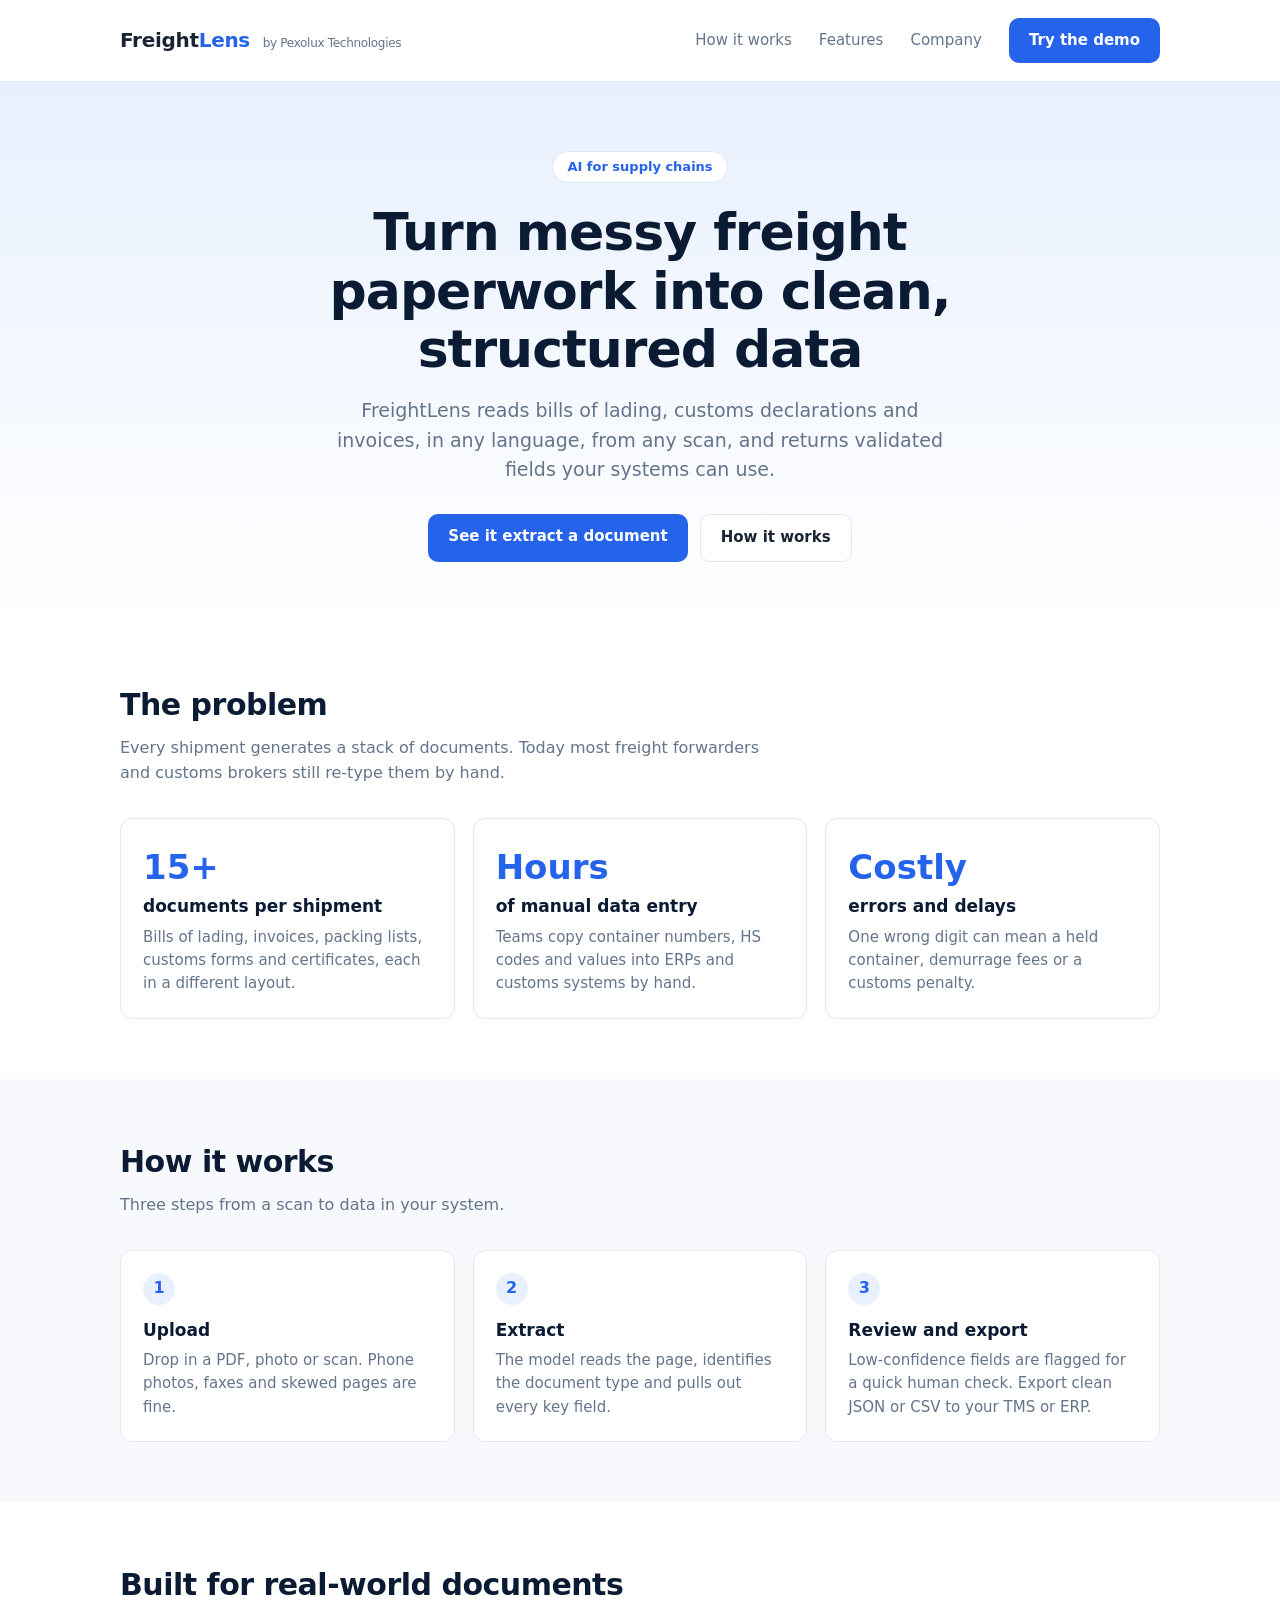
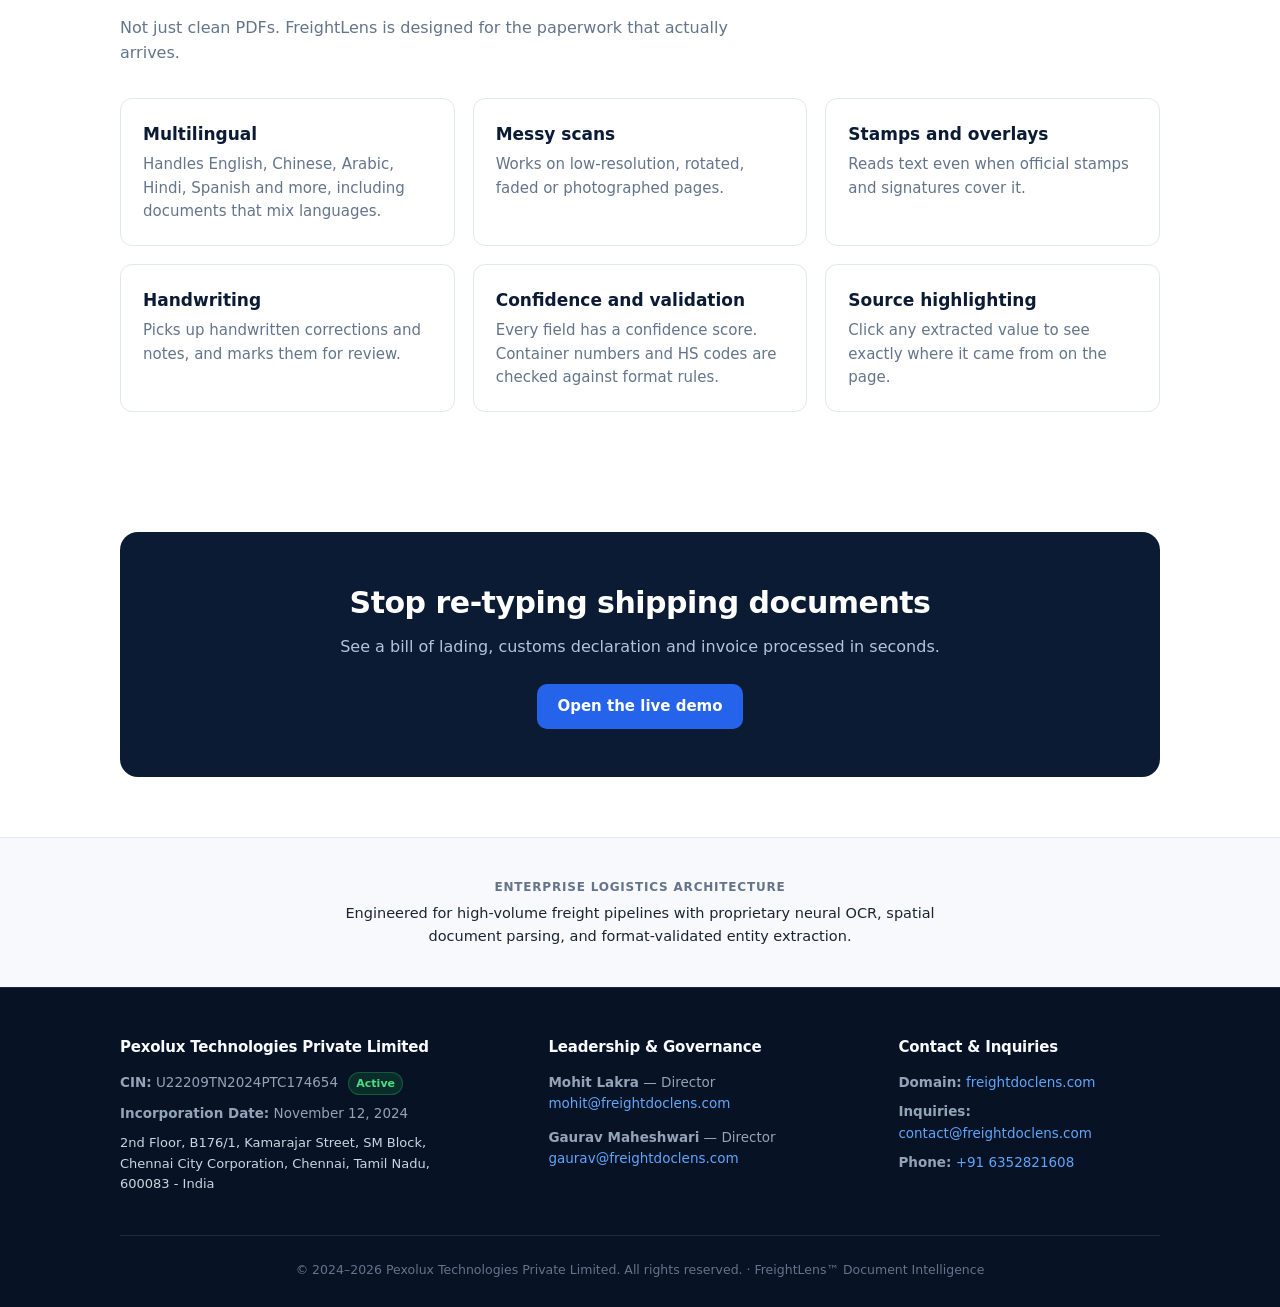
<file: index.html>
<!doctype html>
<html lang="en">
<head>
<meta charset="utf-8">
<meta name="viewport" content="width=device-width, initial-scale=1">
<title>FreightLens | Freight Document Intelligence</title>
<meta name="description" content="FreightLens extracts structured data from bills of lading, customs declarations and invoices, even from multilingual, messy scans with stamps and handwriting.">
<link rel="icon" type="image/svg+xml" href="favicon.svg">
<meta property="og:title" content="FreightLens | Freight Document Intelligence">
<meta property="og:description" content="AI document intelligence for supply chains: turn bills of lading, customs declarations, and invoices into structured data.">
<meta property="og:type" content="website">
<link rel="stylesheet" href="styles.css">
<style>html { scroll-behavior: smooth; }</style>
</head>
<body>

<div class="wrap">
  <nav class="nav">
    <div class="logo">Freight<span>Lens</span> <span style="font-size:12px; font-weight:500; color:var(--muted); margin-left:6px;">by Pexolux Technologies</span></div>
    <div>
      <a class="link" href="#how">How it works</a>
      <a class="link" href="#features">Features</a>
      <a class="link" href="#company">Company</a>
      <a class="btn" href="demo.html" style="margin-left:22px">Try the demo</a>
    </div>
  </nav>
</div>

<header class="hero">
  <div class="wrap">
    <span class="pill">AI for supply chains</span>
    <h1>Turn messy freight paperwork into clean, structured data</h1>
    <p>FreightLens reads bills of lading, customs declarations and invoices, in any language, from any scan, and returns validated fields your systems can use.</p>
    <div class="cta">
      <a class="btn" href="demo.html">See it extract a document</a>
      <a class="btn ghost" href="#how">How it works</a>
    </div>
  </div>
</header>

<section>
  <div class="wrap">
    <h2>The problem</h2>
    <p class="sub">Every shipment generates a stack of documents. Today most freight forwarders and customs brokers still re-type them by hand.</p>
    <div class="grid g3">
      <div class="card"><div class="stat">15+</div><h3>documents per shipment</h3><p>Bills of lading, invoices, packing lists, customs forms and certificates, each in a different layout.</p></div>
      <div class="card"><div class="stat">Hours</div><h3>of manual data entry</h3><p>Teams copy container numbers, HS codes and values into ERPs and customs systems by hand.</p></div>
      <div class="card"><div class="stat">Costly</div><h3>errors and delays</h3><p>One wrong digit can mean a held container, demurrage fees or a customs penalty.</p></div>
    </div>
  </div>
</section>

<section class="alt" id="how">
  <div class="wrap">
    <h2>How it works</h2>
    <p class="sub">Three steps from a scan to data in your system.</p>
    <div class="grid g3">
      <div class="card"><div class="num">1</div><h3>Upload</h3><p>Drop in a PDF, photo or scan. Phone photos, faxes and skewed pages are fine.</p></div>
      <div class="card"><div class="num">2</div><h3>Extract</h3><p>The model reads the page, identifies the document type and pulls out every key field.</p></div>
      <div class="card"><div class="num">3</div><h3>Review and export</h3><p>Low-confidence fields are flagged for a quick human check. Export clean JSON or CSV to your TMS or ERP.</p></div>
    </div>
  </div>
</section>

<section id="features">
  <div class="wrap">
    <h2>Built for real-world documents</h2>
    <p class="sub">Not just clean PDFs. FreightLens is designed for the paperwork that actually arrives.</p>
    <div class="grid g2">
      <div class="card"><h3>Multilingual</h3><p>Handles English, Chinese, Arabic, Hindi, Spanish and more, including documents that mix languages.</p></div>
      <div class="card"><h3>Messy scans</h3><p>Works on low-resolution, rotated, faded or photographed pages.</p></div>
      <div class="card"><h3>Stamps and overlays</h3><p>Reads text even when official stamps and signatures cover it.</p></div>
      <div class="card"><h3>Handwriting</h3><p>Picks up handwritten corrections and notes, and marks them for review.</p></div>
      <div class="card"><h3>Confidence and validation</h3><p>Every field has a confidence score. Container numbers and HS codes are checked against format rules.</p></div>
      <div class="card"><h3>Source highlighting</h3><p>Click any extracted value to see exactly where it came from on the page.</p></div>
    </div>
  </div>
</section>

<section>
  <div class="wrap">
    <div class="cta-band">
      <h2>Stop re-typing shipping documents</h2>
      <p>See a bill of lading, customs declaration and invoice processed in seconds.</p>
      <a class="btn" href="demo.html">Open the live demo</a>
    </div>
  </div>
</section>

<section class="alt" style="padding: 40px 0; border-top: 1px solid var(--line);">
  <div class="wrap" style="text-align: center;">
    <p style="font-size: 12px; color: var(--muted); text-transform: uppercase; letter-spacing: 0.8px; font-weight: 600; margin-bottom: 6px;">Enterprise Logistics Architecture</p>
    <p style="color: var(--ink); font-size: 14.5px; max-width: 640px; margin: 0 auto;">Engineered for high-volume freight pipelines with proprietary neural OCR, spatial document parsing, and format-validated entity extraction.</p>
  </div>
</section>

<footer id="company">
  <div class="wrap">
    <div class="corp-grid">
      <div>
        <h4>Pexolux Technologies Private Limited</h4>
        <p><strong>CIN:</strong> U22209TN2024PTC174654 <span class="badge-active">Active</span></p>
        <p><strong>Incorporation Date:</strong> November 12, 2024</p>
        <p style="color:#cbd5e1; font-size:13px; margin-top:8px;">
          2nd Floor, B176/1, Kamarajar Street, SM Block,<br>
          Chennai City Corporation, Chennai, Tamil Nadu,<br>
          600083 - India
        </p>
      </div>
      <div>
        <h4>Leadership & Governance</h4>
        <p><strong>Mohit Lakra</strong> — Director<br><a href="mailto:mohit@freightdoclens.com">mohit@freightdoclens.com</a></p>
        <p style="margin-top:12px;"><strong>Gaurav Maheshwari</strong> — Director<br><a href="mailto:gaurav@freightdoclens.com">gaurav@freightdoclens.com</a></p>
      </div>
      <div>
        <h4>Contact & Inquiries</h4>
        <p><strong>Domain:</strong> <a href="https://freightdoclens.com">freightdoclens.com</a></p>
        <p><strong>Inquiries:</strong> <a href="mailto:contact@freightdoclens.com">contact@freightdoclens.com</a></p>
        <p><strong>Phone:</strong> <a href="tel:+916352821608">+91 6352821608</a></p>
      </div>
    </div>
    <div class="corp-bottom">
      © 2024–2026 Pexolux Technologies Private Limited. All rights reserved. · FreightLens™ Document Intelligence
    </div>
  </div>
</footer>

</body>
</html>
</file>
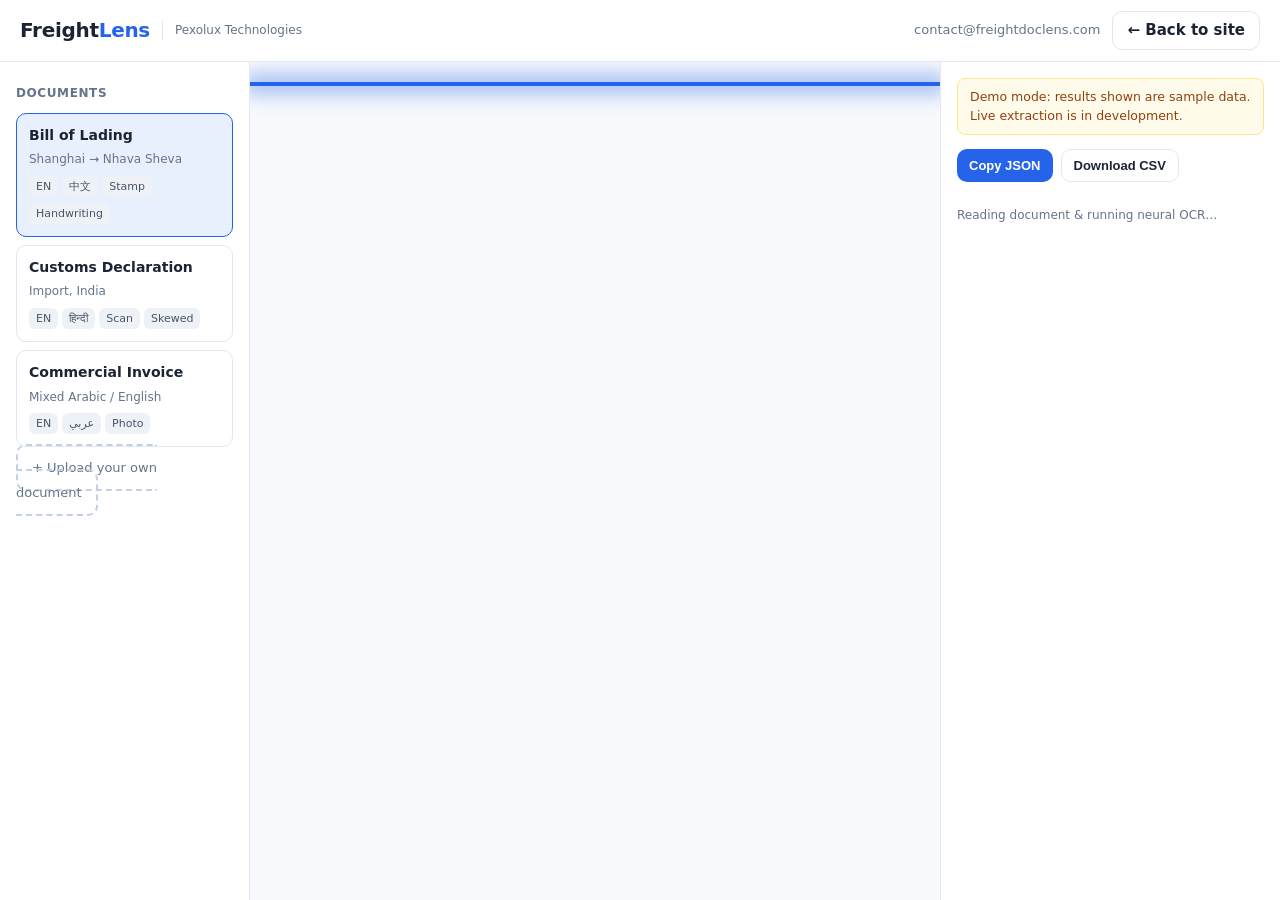
<file: demo.html>
<!doctype html>
<html lang="en">
<head>
<meta charset="utf-8">
<meta name="viewport" content="width=device-width, initial-scale=1">
<title>FreightLens Interactive Demo</title>
<link rel="icon" type="image/svg+xml" href="favicon.svg">
<link rel="stylesheet" href="styles.css">
</head>
<body>
<div class="topbar">
  <div style="display:flex; align-items:center; gap:12px;">
    <a href="index.html" class="logo">Freight<span>Lens</span></a>
    <span style="font-size:12px; color:var(--muted); border-left:1px solid var(--line); padding-left:12px;">Pexolux Technologies</span>
  </div>
  <div style="display:flex; align-items:center; gap:12px;">
    <a href="mailto:contact@freightdoclens.com" class="link" style="font-size:13px; color:var(--muted);">contact@freightdoclens.com</a>
    <a href="index.html" class="btn ghost" style="padding:7px 14px">← Back to site</a>
  </div>
</div>

<div class="app">
  <aside class="side">
    <h4>Documents</h4>
    <div id="doclist"></div>
    <label class="upload">
      + Upload your own document
      <input id="file" type="file" accept="image/*,.pdf" hidden>
    </label>
  </aside>

  <main class="stage" id="stage">
    <div class="scan"></div>
    <div id="preview"></div>
  </main>

  <aside class="results">
    <div class="banner">Demo mode: results shown are sample data. Live extraction is in development.</div>
    <h4 id="rtitle"></h4>
    <div class="meta" id="rmeta"></div>
    <div class="actions">
      <button class="btn" id="copy">Copy JSON</button>
      <button class="btn ghost" id="csv">Download CSV</button>
    </div>
    <div id="fields"></div>
  </aside>
</div>
<script src="demo.js"></script>
</body>
</html>
</file>
<file: styles.css>
:root {
  --navy: #0b1b34;
  --blue: #2563eb;
  --blue-soft: #e8f0fe;
  --ink: #1c2433;
  --muted: #64748b;
  --line: #e2e8f0;
  --bg: #f7f9fc;
  --green: #15803d;
  --amber: #b45309;
  --red: #b91c1c;
  --radius: 12px;
}
* { box-sizing: border-box; margin: 0; padding: 0; }
body { font-family: Inter, system-ui, -apple-system, "Segoe UI", sans-serif; color: var(--ink); background: #fff; line-height: 1.55; }
a { color: inherit; text-decoration: none; }
.wrap { max-width: 1080px; margin: 0 auto; padding: 0 20px; }

/* nav */
.nav { display: flex; align-items: center; justify-content: space-between; padding: 18px 0; }
.logo { font-weight: 800; font-size: 20px; letter-spacing: -0.3px; }
.logo span { color: var(--blue); }
.nav a.link { margin-left: 22px; color: var(--muted); font-size: 15px; }
.btn { display: inline-block; background: var(--blue); color: #fff; padding: 11px 20px; border-radius: 10px; font-weight: 600; font-size: 15px; border: 0; cursor: pointer; }
.btn:hover { background: #1d4ed8; }
.btn.ghost { background: #fff; color: var(--ink); border: 1px solid var(--line); }
.btn.ghost:hover { background: var(--bg); }

/* hero */
.hero { background: linear-gradient(180deg, var(--blue-soft), #fff); padding: 70px 0 60px; text-align: center; }
.hero h1 { font-size: clamp(32px, 5vw, 52px); line-height: 1.12; letter-spacing: -1px; max-width: 800px; margin: 0 auto 18px; color: var(--navy); }
.hero p { font-size: 19px; color: var(--muted); max-width: 640px; margin: 0 auto 30px; }
.hero .cta { display: flex; gap: 12px; justify-content: center; flex-wrap: wrap; }
.pill { display: inline-block; background: #fff; border: 1px solid var(--line); border-radius: 99px; padding: 5px 14px; font-size: 13px; color: var(--blue); font-weight: 600; margin-bottom: 20px; }

section { padding: 60px 0; }
section h2 { font-size: 30px; letter-spacing: -0.5px; margin-bottom: 8px; color: var(--navy); }
section .sub { color: var(--muted); margin-bottom: 32px; max-width: 640px; }
.grid { display: grid; gap: 18px; }
.g3 { grid-template-columns: repeat(auto-fit, minmax(240px, 1fr)); }
.g2 { grid-template-columns: repeat(auto-fit, minmax(300px, 1fr)); }
.card { border: 1px solid var(--line); border-radius: var(--radius); padding: 22px; background: #fff; }
.card h3 { font-size: 17px; margin-bottom: 6px; color: var(--navy); }
.card p { color: var(--muted); font-size: 15px; }
.num { width: 32px; height: 32px; border-radius: 50%; background: var(--blue-soft); color: var(--blue); font-weight: 700; display: grid; place-items: center; margin-bottom: 12px; }
.alt { background: var(--bg); }
.stat { font-size: 34px; font-weight: 800; color: var(--blue); }

.cta-band { background: var(--navy); color: #fff; text-align: center; border-radius: 18px; padding: 48px 24px; }
.cta-band h2 { color: #fff; }
.cta-band p { color: #b6c3da; margin-bottom: 24px; }
footer { padding: 48px 0 28px; background: #071224; color: #94a3b8; font-size: 14px; border-top: 1px solid #1e293b; }
footer h4 { color: #f8fafc; font-size: 15px; margin-bottom: 12px; font-weight: 700; letter-spacing: -0.2px; }
footer p { margin-bottom: 8px; line-height: 1.6; font-size: 13.5px; }
footer a { color: #60a5fa; text-decoration: none; }
footer a:hover { text-decoration: underline; }
.corp-grid { display: grid; grid-template-columns: 1.5fr 1.2fr 1fr; gap: 36px; margin-bottom: 32px; text-align: left; }
.corp-bottom { border-top: 1px solid #1e293b; padding-top: 24px; text-align: center; font-size: 12.5px; color: #64748b; }
.badge-active { display: inline-block; background: rgba(34, 197, 94, 0.15); color: #4ade80; border: 1px solid rgba(34, 197, 94, 0.3); padding: 2px 7px; border-radius: 99px; font-size: 11px; font-weight: 600; margin-left: 6px; }
@media (max-width: 800px) {
  .corp-grid { grid-template-columns: 1fr; gap: 24px; }
}

/* demo app */
.app { display: grid; grid-template-columns: 250px 1fr 340px; height: calc(100vh - 62px); background: var(--bg); }
.topbar { height: 62px; background: #fff; border-bottom: 1px solid var(--line); display: flex; align-items: center; justify-content: space-between; padding: 0 20px; }
.side { background: #fff; border-right: 1px solid var(--line); padding: 16px; overflow: auto; }
.side h4 { font-size: 12px; text-transform: uppercase; letter-spacing: .6px; color: var(--muted); margin: 6px 0 10px; }
.doc { border: 1px solid var(--line); border-radius: 10px; padding: 11px 12px; margin-bottom: 8px; cursor: pointer; background: #fff; }
.doc:hover { border-color: var(--blue); }
.doc.active { border-color: var(--blue); background: var(--blue-soft); }
.doc b { display: block; font-size: 14px; }
.doc small { color: var(--muted); font-size: 12px; }
.tag { display: inline-block; font-size: 11px; background: #eef2f7; color: #475569; padding: 2px 7px; border-radius: 6px; margin-top: 5px; margin-right: 4px; }
.upload { border: 2px dashed #c3cfe2; border-radius: 10px; padding: 14px; text-align: center; font-size: 13px; color: var(--muted); cursor: pointer; margin-top: 12px; transition: border-color .2s, color .2s; }
.upload:hover { border-color: var(--blue); color: var(--blue); background: #f0f7ff; }
.stage { padding: 20px; overflow: auto; position: relative; }
.paper { background: #fffef9; border: 1px solid #d8d4c4; box-shadow: 0 6px 24px rgba(15,23,42,.1); padding: 28px; font-family: "Courier New", monospace; font-size: 13px; line-height: 1.7; max-width: 640px; margin: 0 auto; position: relative; transform: rotate(-0.4deg); }
.paper h3 { font-family: Georgia, serif; text-align: center; font-size: 18px; letter-spacing: 1px; border-bottom: 2px solid #333; padding-bottom: 8px; margin-bottom: 14px; }
.paper .row { display: flex; gap: 16px; margin-bottom: 4px; }
.paper .row > div { flex: 1; }
.paper .lbl { color: #8a8574; font-size: 10px; text-transform: uppercase; display: block; line-height: 1.2; margin-top: 8px; }
.paper mark { background: transparent; color: inherit; transition: background .2s, outline .2s; padding: 0 2px; border-radius: 3px; cursor: pointer; }
.paper mark:hover { background: #fef08a; }
.paper mark.hl { background: #fde68a; outline: 2px solid #f59e0b; }
.hand { font-family: "Brush Script MT", "Segoe Script", cursive; font-size: 19px; color: #1e40af; transform: rotate(-3deg); display: inline-block; }
.stamp { position: absolute; right: 28px; bottom: 30px; border: 3px solid #b91c1c; color: #b91c1c; padding: 6px 12px; font-weight: 700; transform: rotate(-12deg); opacity: .65; font-family: Arial, sans-serif; text-align: center; font-size: 12px; letter-spacing: 1px; }
.scan { position: absolute; left: 0; right: 0; height: 4px; background: var(--blue); box-shadow: 0 0 20px 6px rgba(37,99,235,.5); animation: sweep 1.4s ease-in-out infinite; display: none; z-index: 5; }
.processing .scan { display: block; }
@keyframes sweep { 0% { top: 0; } 100% { top: 100%; } }
.custom-doc { text-align: center; font-family: inherit; }
.custom-badge { font-family: Inter, sans-serif; font-size: 12px; font-weight: 600; color: var(--blue); background: var(--blue-soft); padding: 4px 12px; border-radius: 20px; display: inline-block; margin-bottom: 14px; }
.custom-doc-img { max-width: 100%; max-height: 520px; object-fit: contain; border-radius: 6px; border: 1px solid var(--line); box-shadow: 0 4px 12px rgba(0,0,0,0.08); }
.results { background: #fff; border-left: 1px solid var(--line); padding: 16px; overflow: auto; }
.results h4 { font-size: 15px; margin-bottom: 4px; }
.meta { font-size: 12px; color: var(--muted); margin-bottom: 12px; }
.field { border: 1px solid var(--line); border-radius: 10px; padding: 9px 11px; margin-bottom: 8px; cursor: pointer; transition: border-color .15s, background-color .15s; }
.field:hover { border-color: var(--blue); }
.field.sel { border-color: var(--blue); background: var(--blue-soft); }
.field .k { font-size: 11px; color: var(--muted); text-transform: uppercase; letter-spacing: .4px; display: flex; justify-content: space-between; align-items: center; }
.field .v { font-weight: 600; font-size: 14px; word-break: break-word; outline: none; border-radius: 4px; padding: 1px 3px; }
.field .v:focus { background: #fff; box-shadow: 0 0 0 2px var(--blue); }
.field .c { float: right; font-size: 11px; font-weight: 700; padding: 1px 7px; border-radius: 99px; }
.c.hi { background: #dcfce7; color: var(--green); }
.c.mid { background: #fef3c7; color: var(--amber); }
.c.lo { background: #fee2e2; color: var(--red); }
.field .n { font-size: 12px; color: var(--amber); margin-top: 3px; display: flex; justify-content: space-between; align-items: center; }
.field .verify-btn { background: none; border: 1px solid #f59e0b; color: #b45309; padding: 2px 7px; border-radius: 6px; font-size: 10.5px; font-weight: 600; cursor: pointer; }
.field .verify-btn:hover { background: #fef3c7; }
.actions { display: flex; gap: 8px; margin: 12px 0; }
.actions .btn { padding: 8px 12px; font-size: 13px; }
.banner { background: #fffbeb; border: 1px solid #fde68a; color: #92400e; border-radius: 8px; padding: 8px 12px; font-size: 12.5px; margin-bottom: 14px; }
@media (max-width: 900px) {
  .app { grid-template-columns: 1fr; height: auto; }
  .side, .results { border: 0; }
}
</file>
